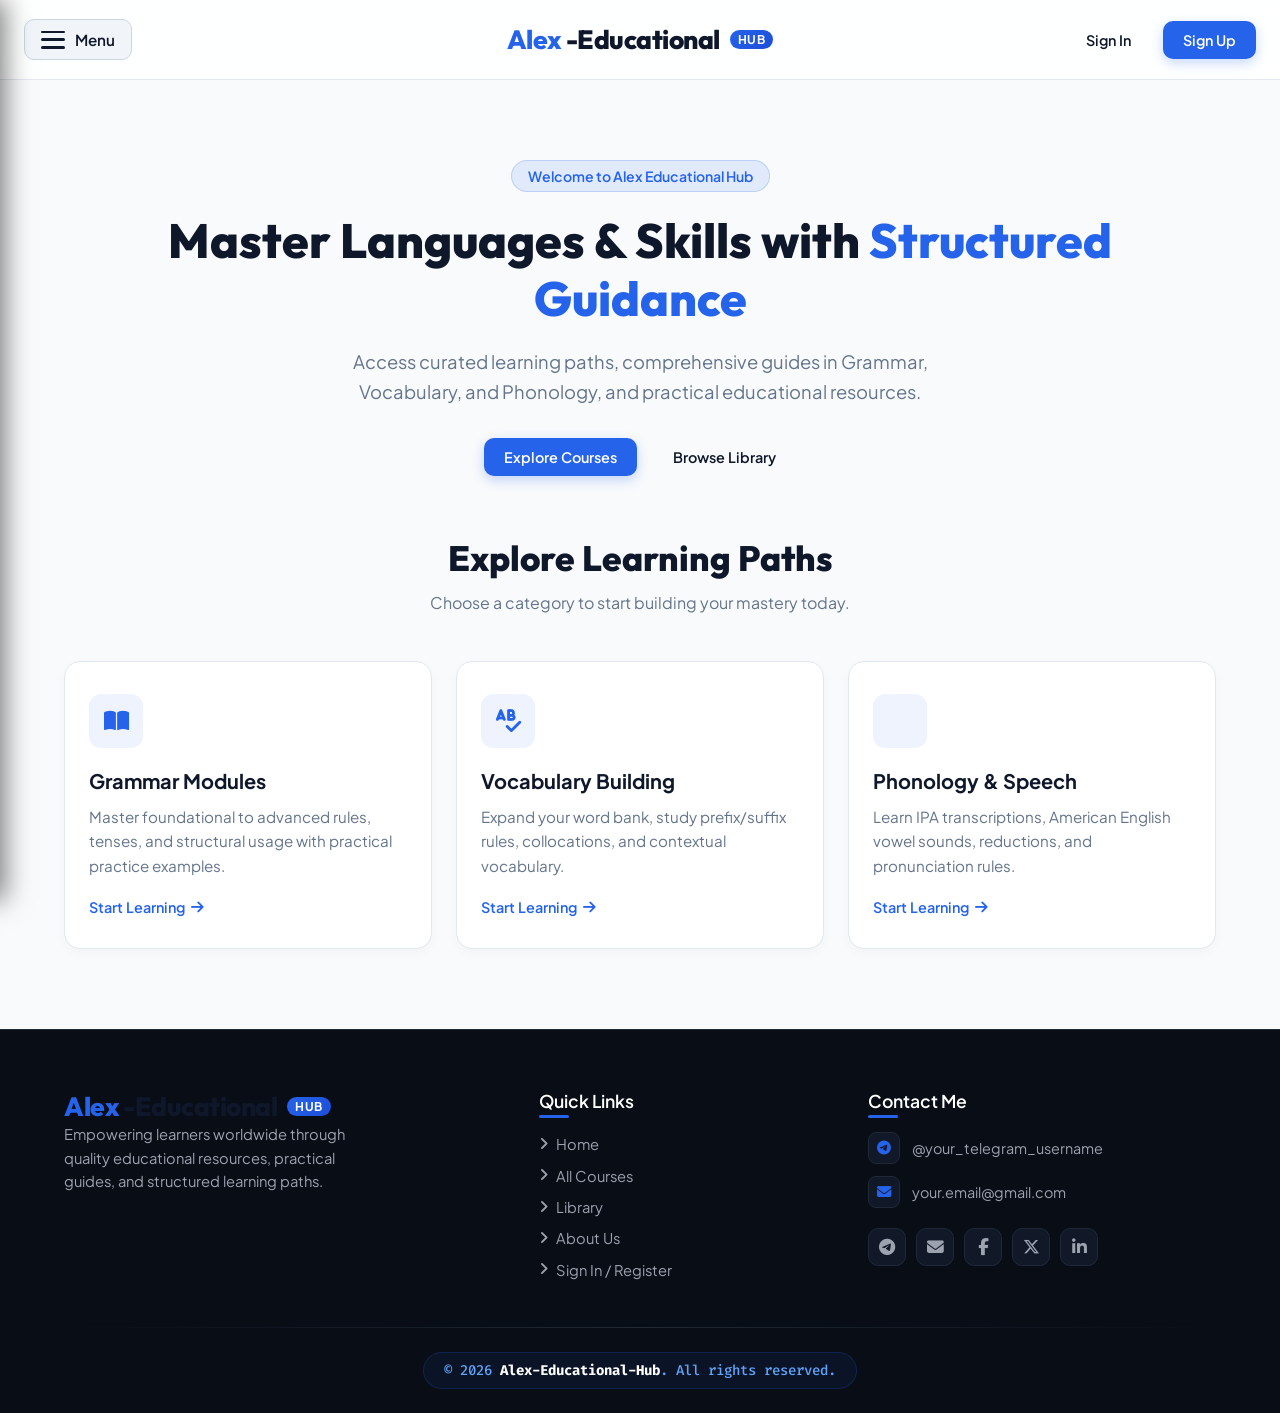
<file: index.html>
<!DOCTYPE html>
<html lang="en">
<head>
    <meta charset="UTF-8">
    <meta name="viewport" content="width=device-width, initial-scale=1.0">
    <title>Alex Educational Hub | Homepage</title>
    <!-- External Google Fonts -->
    <link rel="preconnect" href="https://fonts.googleapis.com">
    <link rel="preconnect" href="https://fonts.gstatic.com" crossorigin>
    <link href="https://fonts.googleapis.com/css2?family=Fira+Code:wght@500;700&family=Outfit:wght@600;800&family=Plus+Jakarta+Sans:wght@400;500;600;700&display=swap" rel="stylesheet">
    <!-- Font Awesome Icons -->
    <link rel="stylesheet" href="https://cdnjs.cloudflare.com/ajax/libs/font-awesome/6.5.1/css/all.min.css">
    <!-- Preferred method for head scripts -->
    <script src="Scripts/main.js" defer></script>
</head>
<style>
 /* ==========================================
   1. GLOBAL RESET & CSS VARIABLES
   ========================================== */
* {
    margin: 0;
    padding: 0;
    box-sizing: border-box;
}

:root {
    /* Brand Colors */
    --primary-color: #2563eb;       /* Primary Blue */
    --primary-hover: #1d4ed8;       /* Hover Blue */
    --primary-glow: #2563eb;
    --accent-glow: #60a5fa;
    --glow-shadow: rgba(37, 99, 235, 0.6);
    
    /* Light Theme (Body & Forms) */
    --bg-page: #f8fafc;
    --text-dark: #0f172a;
    --text-muted: #64748b;
    --border-color: #e2e8f0;
    --bg-glass: rgba(255, 255, 255, 0.85);

    /* Dark Theme (Sidebar & Footer) */
    --sidebar-bg: #090d16;
    --sidebar-card: #111827;
    --footer-bg: #090d16;
    --footer-card-bg: #111827;
    --text-light: #f8fafc;
    --border-dark: #1f2937;

    /* Status Colors */
    --success-color: #10b981;
    --success-bg: rgba(16, 185, 129, 0.1);

    /* Typography */
    --font-brand: 'Outfit', sans-serif;
    --font-main: 'Plus Jakarta Sans', sans-serif;
    --font-code: 'Fira Code', monospace;
}

body {
    font-family: var(--font-main);
    background-color: var(--bg-page);
    color: var(--text-dark);
    min-height: 100vh;
}

/* ==========================================
   2. NAVBAR & HEADER (HOMEPAGE HEADER LAYOUT)
   ========================================== */
.site-header, .navbar {
    position: sticky;
    top: 0;
    left: 0;
    width: 100%;
    height: 80px;
    background: var(--bg-glass);
    backdrop-filter: blur(12px);
    -webkit-backdrop-filter: blur(12px);
    border-bottom: 1px solid var(--border-color);
    z-index: 100;
}

.header-container, .navbar {
    max-width: 1280px;
    height: 100%;
    margin: 0 auto;
    padding: 0 24px;
    display: grid;
    grid-template-columns: 1fr auto 1fr; /* Centered Logo Layout */
    align-items: center;
}

.header-left, .navbar-left {
    display: flex;
    align-items: center;
    justify-content: flex-start;
}

/* --- SIDEBAR MENU BUTTON (From Sidebar Page) --- */
.menu-btn, .menu-toggle-btn {
    background-color: #f1f5f9;
    border: 1px solid #cbd5e1;
    color: var(--text-dark);
    padding: 10px 16px;
    border-radius: 10px;
    font-family: var(--font-main);
    font-size: 0.95rem;
    font-weight: 600;
    cursor: pointer;
    display: flex;
    align-items: center;
    gap: 10px;
    transition: all 0.2s ease;
}

.menu-btn:hover, .menu-toggle-btn:hover {
    background-color: var(--primary-glow);
    color: #ffffff;
    border-color: var(--primary-glow);
    box-shadow: 0 4px 12px rgba(37, 99, 235, 0.25);
}

.menu-icon {
    width: 24px;
    height: 18px;
    display: flex;
    flex-direction: column;
    justify-content: space-between;
}

.menu-icon span {
    display: block;
    height: 2.5px;
    width: 100%;
    background-color: currentColor;
    border-radius: 2px;
    transition: all 0.3s ease;
}

/* --- HERO/HEADER BRAND LOGO (From Homepage Header) --- */
.header-center {
    text-align: center;
}

.brand-logo {
    font-family: var(--font-brand);
    font-size: 1.65rem;
    font-weight: 800;
    text-decoration: none;
    letter-spacing: -0.5px;
    color: var(--text-dark);
    display: inline-flex;
    align-items: center;
    gap: 4px;
    transition: transform 0.2s ease;
    grid-column: 2;
}

.brand-logo:hover {
    transform: scale(1.02);
}

.brand-logo .brand-prefix, .brand-logo span {
    color: var(--primary-color);
}

.brand-logo .brand-badge {
    font-size: 0.75rem;
    font-family: var(--font-main);
    font-weight: 700;
    background: linear-gradient(135deg, #2563eb, #1d4ed8);
    color: #ffffff;
    padding: 2px 8px;
    border-radius: 12px;
    margin-left: 6px;
    letter-spacing: 0.5px;
    text-transform: uppercase;
    vertical-align: middle;
}

/* Header Right Buttons */
.header-right {
    display: flex;
    align-items: center;
    justify-content: flex-end;
    gap: 12px;
}

.btn {
    font-family: var(--font-main);
    font-size: 0.9rem;
    font-weight: 600;
    padding: 10px 20px;
    border-radius: 10px;
    text-decoration: none;
    transition: all 0.2s ease;
    cursor: pointer;
    display: inline-block;
}

.btn-signin {
    color: var(--text-dark);
    background: transparent;
}

.btn-signin:hover {
    color: var(--primary-color);
    background-color: rgba(37, 99, 235, 0.08);
}

.btn-signup {
    background-color: var(--primary-color);
    color: #ffffff;
    box-shadow: 0 4px 12px rgba(37, 99, 235, 0.25);
}

.btn-signup:hover {
    background-color: var(--primary-hover);
    box-shadow: 0 6px 16px rgba(37, 99, 235, 0.35);
    transform: translateY(-1px);
}

/* ==========================================
   3. SIDEBAR NAVIGATION
   ========================================== */
.sidebar-overlay {
    position: fixed;
    top: 0;
    left: 0;
    width: 100vw;
    height: 100vh;
    background-color: rgba(0, 0, 0, 0.4);
    backdrop-filter: blur(6px);
    -webkit-backdrop-filter: blur(6px);
    opacity: 0;
    visibility: hidden;
    transition: all 0.3s ease-in-out;
    z-index: 999;
}

.sidebar-overlay.active {
    opacity: 1;
    visibility: visible;
}

.sidebar {
    position: fixed;
    top: 0;
    left: -50%;
    width: 50%;
    height: 100vh;
    background-color: var(--sidebar-bg);
    color: var(--text-light);
    box-shadow: 5px 0 25px rgba(0, 0, 0, 0.5);
    transition: left 0.35s cubic-bezier(0.4, 0, 0.2, 1);
    z-index: 1000;
    display: flex;
    flex-direction: column;
    padding: 24px;
    overflow-y: auto;
}

.sidebar.active {
    left: 0;
}

.sidebar-header {
    display: flex;
    align-items: center;
    justify-content: space-between;
    padding-bottom: 20px;
    border-bottom: 1px solid var(--border-dark);
    margin-bottom: 24px;
}

.sidebar-brand {
    font-family: var(--font-brand);
    font-size: 1.3rem;
    font-weight: 800;
    color: #ffffff;
}

.sidebar-brand span {
    color: var(--primary-glow);
}

.collapse-btn {
    background-color: var(--sidebar-card);
    border: 1px solid var(--border-dark);
    color: var(--text-muted);
    width: 38px;
    height: 38px;
    border-radius: 10px;
    display: flex;
    align-items: center;
    justify-content: center;
    cursor: pointer;
    font-size: 1rem;
    transition: all 0.2s ease;
}

.collapse-btn:hover {
    color: #ffffff;
    border-color: var(--primary-glow);
    background-color: var(--primary-glow);
    box-shadow: 0 0 12px var(--glow-shadow);
}

.nav-list {
    list-style: none;
    display: flex;
    flex-direction: column;
    gap: 10px;
}

.nav-link {
    display: flex;
    align-items: center;
    justify-content: space-between;
    padding: 12px 16px;
    color: #94a3b8;
    text-decoration: none;
    font-weight: 500;
    font-size: 0.95rem;
    border-radius: 10px;
    border: 1px solid transparent;
    transition: all 0.25s ease;
    cursor: pointer;
}

.nav-link-content {
    display: flex;
    align-items: center;
    gap: 12px;
}

.nav-link:hover {
    color: #ffffff;
    background-color: var(--sidebar-card);
}

.nav-link.active {
    color: #ffffff;
    background-color: rgba(37, 99, 235, 0.15);
    border-color: var(--primary-glow);
    box-shadow: 0 0 15px var(--glow-shadow), inset 0 0 10px rgba(37, 99, 235, 0.2);
    font-weight: 600;
}

.nav-link.active i {
    color: var(--primary-glow);
    filter: drop-shadow(0 0 6px var(--primary-glow));
}

.dropdown-container {
    display: flex;
    flex-direction: column;
}

.dropdown-arrow {
    font-size: 0.8rem;
    transition: transform 0.3s ease;
}

.dropdown-container.open .dropdown-arrow {
    transform: rotate(180deg);
}

.submenu {
    list-style: none;
    max-height: 0;
    overflow: hidden;
    transition: max-height 0.35s cubic-bezier(0, 1, 0, 1);
    background-color: rgba(17, 24, 39, 0.6);
    border-radius: 10px;
    margin-top: 4px;
    padding-left: 12px;
}

.dropdown-container.open .submenu {
    max-height: 200px;
    transition: max-height 0.35s ease-in-out;
    padding-top: 6px;
    padding-bottom: 6px;
    border: 1px solid var(--border-dark);
}

.submenu-link {
    display: flex;
    align-items: center;
    gap: 10px;
    padding: 10px 14px;
    color: #94a3b8;
    text-decoration: none;
    font-size: 0.9rem;
    border-radius: 8px;
    transition: all 0.2s ease;
}

.submenu-link:hover {
    color: #ffffff;
    background-color: rgba(255, 255, 255, 0.05);
}

.submenu-link.active {
    color: var(--primary-glow);
    font-weight: 600;
}

/* ==========================================
   4. AUTH & FORM CARDS (SIGN IN / SIGN UP)
   ========================================== */
.auth-container, .auth-card {
    width: 100%;
    max-width: 440px;
    margin: 40px auto;
    background: #ffffff;
    border-radius: 16px;
    padding: 40px 32px;
    box-shadow: 0 10px 25px -5px rgba(0, 0, 0, 0.05);
    border: 1px solid var(--border-color);
}

.auth-header {
    text-align: center;
    margin-bottom: 28px;
}

.auth-header h1 {
    font-size: 1.5rem;
    font-weight: 700;
    color: var(--text-dark);
    margin-bottom: 6px;
}

.auth-header p {
    color: var(--text-muted);
    font-size: 0.9rem;
}

.step-indicator {
    display: flex;
    align-items: center;
    justify-content: space-between;
    margin-bottom: 24px;
    background-color: #f1f5f9;
    padding: 8px 12px;
    border-radius: 8px;
    font-size: 0.8rem;
    font-weight: 600;
    color: var(--text-muted);
}

.step-indicator .step-active {
    color: var(--primary-color);
}

.auth-form {
    display: flex;
    flex-direction: column;
    gap: 18px;
}

.form-group {
    display: flex;
    flex-direction: column;
    gap: 6px;
}

.form-group label {
    font-size: 0.85rem;
    font-weight: 600;
    color: var(--text-dark);
}

.input-wrapper input {
    width: 100%;
    padding: 12px 16px;
    border-radius: 10px;
    border: 1px solid var(--border-color);
    background-color: #ffffff;
    font-family: var(--font-main);
    font-size: 0.95rem;
    color: var(--text-dark);
    outline: none;
    transition: all 0.2s ease;
}

.input-wrapper input:focus {
    border-color: var(--primary-color);
    box-shadow: 0 0 0 4px rgba(37, 99, 235, 0.1);
}

.button-group {
    display: flex;
    gap: 12px;
    margin-top: 8px;
}

.btn-submit {
    width: 100%;
    padding: 12px;
    background-color: var(--primary-color);
    color: #ffffff;
    font-family: var(--font-main);
    font-size: 0.95rem;
    font-weight: 600;
    border: none;
    border-radius: 10px;
    cursor: pointer;
    box-shadow: 0 4px 12px rgba(37, 99, 235, 0.25);
    transition: all 0.2s ease;
    display: flex;
    align-items: center;
    justify-content: center;
    gap: 8px;
}

.btn-submit:hover:not(:disabled) {
    background-color: var(--primary-hover);
    box-shadow: 0 6px 16px rgba(37, 99, 235, 0.35);
    transform: translateY(-1px);
}

.btn-submit:disabled {
    background-color: #94a3b8;
    cursor: not-allowed;
    opacity: 0.7;
}

.btn-back {
    padding: 12px 18px;
    background-color: transparent;
    color: var(--text-dark);
    border: 1px solid var(--border-color);
    border-radius: 10px;
    cursor: pointer;
    text-decoration: none;
    display: inline-flex;
    align-items: center;
    justify-content: center;
    transition: all 0.2s ease;
}

.btn-back:hover {
    background-color: #f1f5f9;
}

.divider {
    display: flex;
    align-items: center;
    text-align: center;
    margin: 24px 0;
    color: var(--text-muted);
    font-size: 0.8rem;
    font-weight: 500;
}

.divider::before, .divider::after {
    content: '';
    flex: 1;
    border-bottom: 1px solid var(--border-color);
}

.divider span {
    padding: 0 12px;
    text-transform: uppercase;
}

.social-buttons {
    display: flex;
    flex-direction: column;
    gap: 12px;
}

.social-btn {
    display: flex;
    align-items: center;
    justify-content: center;
    gap: 10px;
    width: 100%;
    padding: 11px 16px;
    border-radius: 10px;
    border: 1px solid var(--border-color);
    background-color: #ffffff;
    color: var(--text-dark);
    font-weight: 600;
    font-size: 0.9rem;
    cursor: pointer;
    transition: all 0.2s ease;
}

.social-btn:hover {
    background-color: #f8fafc;
    border-color: #cbd5e1;
    transform: translateY(-1px);
}

.social-btn svg {
    width: 18px;
    height: 18px;
}

.auth-footer {
    margin-top: 28px;
    text-align: center;
    font-size: 0.9rem;
    color: var(--text-muted);
}

.auth-footer a {
    color: var(--primary-color);
    font-weight: 600;
    text-decoration: none;
}

.auth-footer a:hover {
    text-decoration: underline;
}

/* Policy Box (Terms Page) */
.policy-box {
    height: 180px;
    overflow-y: auto;
    border: 1px solid var(--border-color);
    background-color: #f8fafc;
    border-radius: 10px;
    padding: 16px;
    font-size: 0.85rem;
    line-height: 1.6;
    color: var(--text-muted);
    margin-bottom: 20px;
}

/* ==========================================
   5. FOOTER COMPONENT
   ========================================== */
.site-footer {
    background-color: var(--footer-bg);
    color: var(--text-light);
    padding-top: 60px;
    padding-bottom: 24px;
    border-top: 1px solid var(--border-dark);
    margin-top: auto;
}

.footer-container {
    max-width: 1200px;
    margin: 0 auto;
    padding: 0 24px;
}

.footer-grid {
    display: grid;
    grid-template-columns: 1.5fr 1fr 1.2fr;
    gap: 40px;
    margin-bottom: 48px;
}

.footer-desc {
    color: #9ca3af;
    font-size: 0.92rem;
    line-height: 1.6;
    margin-bottom: 20px;
    max-width: 320px;
}

.footer-heading {
    font-size: 1.1rem;
    font-weight: 600;
    color: #ffffff;
    margin-bottom: 20px;
    position: relative;
}

.footer-heading::after {
    content: '';
    position: absolute;
    bottom: -6px;
    left: 0;
    width: 30px;
    height: 3px;
    background-color: var(--primary-color);
    border-radius: 2px;
}

.quick-links {
    list-style: none;
    display: flex;
    flex-direction: column;
    gap: 10px;
}

.quick-links a {
    color: #9ca3af;
    text-decoration: none;
    font-size: 0.92rem;
    transition: all 0.2s ease;
    display: inline-flex;
    align-items: center;
    gap: 8px;
}

.quick-links a:hover {
    color: var(--primary-hover);
    transform: translateX(4px);
}

.contact-list {
    display: flex;
    flex-direction: column;
    gap: 12px;
    margin-bottom: 20px;
}

.contact-item {
    display: flex;
    align-items: center;
    gap: 12px;
    color: #9ca3af;
    font-size: 0.9rem;
    text-decoration: none;
}

.contact-icon {
    width: 32px;
    height: 32px;
    background-color: var(--footer-card-bg);
    border: 1px solid var(--border-dark);
    border-radius: 8px;
    display: flex;
    align-items: center;
    justify-content: center;
    color: var(--primary-color);
}

.social-links {
    display: flex;
    gap: 10px;
    flex-wrap: wrap;
}

.social-btn {
    width: 38px;
    height: 38px;
    background-color: var(--footer-card-bg);
    border: 1px solid var(--border-dark);
    border-radius: 10px;
    display: flex;
    align-items: center;
    justify-content: center;
    color: #9ca3af;
    text-decoration: none;
    font-size: 1.05rem;
    transition: all 0.25s ease;
}

.social-btn:hover {
    color: #ffffff;
    transform: translateY(-3px);
    border-color: var(--primary-color);
    box-shadow: 0 4px 12px rgba(37, 99, 235, 0.3);
}

.footer-divider {
    height: 1px;
    background: linear-gradient(90deg, transparent, var(--border-dark), transparent);
    margin-bottom: 24px;
}

.copyright-wrapper {
    text-align: center;
}

.copyright-text {
    font-family: var(--font-code);
    font-size: 0.88rem;
    font-weight: 500;
    color: var(--accent-glow);
    display: inline-block;
    background: rgba(37, 99, 235, 0.08);
    border: 1px solid rgba(37, 99, 235, 0.2);
    padding: 8px 20px;
    border-radius: 20px;
}

.copyright-text span {
    color: #ffffff;
    font-weight: 700;
}

/* ==========================================
   6. RESPONSIVE MEDIA QUERIES
   ========================================== */
@media (max-width: 900px) {
    .footer-grid {
        grid-template-columns: 1fr 1fr;
    }
}

@media (max-width: 768px) {
    .menu-text {
        display: none;
    }
    .brand-logo {
        font-size: 1.3rem;
    }
    .brand-badge {
        display: none;
    }
    .btn {
        padding: 8px 14px;
        font-size: 0.85rem;
    }
}

@media (max-width: 640px) {
    .sidebar {
        width: 80%;
        left: -80%;
    }
    .footer-grid {
        grid-template-columns: 1fr;
        gap: 32px;
    }
    .copyright-text {
        font-size: 0.78rem;
        padding: 6px 14px;
    }
}

        /* Additional Layout-Specific Styles compatible with Main.css */
        .hero-section {
            padding: 80px 24px 60px;
            max-width: 1200px;
            margin: 0 auto;
            text-align: center;
        }

        .hero-badge {
            display: inline-block;
            padding: 6px 16px;
            background: rgba(37, 99, 235, 0.1);
            color: var(--primary-color);
            border: 1px solid rgba(37, 99, 235, 0.2);
            border-radius: 20px;
            font-size: 0.88rem;
            font-weight: 600;
            margin-bottom: 20px;
        }

        .hero-title {
            font-family: var(--font-brand);
            font-size: 3rem;
            font-weight: 800;
            color: var(--text-dark);
            line-height: 1.2;
            margin-bottom: 20px;
        }

        .hero-title span {
            color: var(--primary-color);
        }

        .hero-subtitle {
            font-size: 1.15rem;
            color: var(--text-muted);
            max-width: 680px;
            margin: 0 auto 32px;
            line-height: 1.6;
        }

        .hero-cta {
            display: flex;
            justify-content: center;
            gap: 16px;
            flex-wrap: wrap;
        }

        .features-section {
            max-width: 1200px;
            margin: 0 auto 80px;
            padding: 0 24px;
        }

        .section-header {
            text-align: center;
            margin-bottom: 48px;
        }

        .section-header h2 {
            font-family: var(--font-brand);
            font-size: 2.2rem;
            font-weight: 800;
            color: var(--text-dark);
            margin-bottom: 12px;
        }

        .section-header p {
            color: var(--text-muted);
            font-size: 1rem;
        }

        .cards-grid {
            display: grid;
            grid-template-columns: repeat(auto-fit, minmax(280px, 1fr));
            gap: 24px;
        }

        .feature-card {
            background-color: #ffffff;
            border: 1px solid var(--border-color);
            border-radius: 16px;
            padding: 32px 24px;
            transition: all 0.3s ease;
            box-shadow: 0 4px 12px rgba(0, 0, 0, 0.03);
            text-decoration: none;
            color: inherit;
            display: flex;
            flex-direction: column;
        }

        .feature-card:hover {
            transform: translateY(-4px);
            box-shadow: 0 12px 24px rgba(37, 99, 235, 0.12);
            border-color: var(--primary-color);
        }

        .feature-icon {
            width: 54px;
            height: 54px;
            background-color: rgba(37, 99, 235, 0.08);
            border-radius: 12px;
            display: flex;
            align-items: center;
            justify-content: center;
            color: var(--primary-color);
            font-size: 1.4rem;
            margin-bottom: 20px;
        }

        .feature-card h3 {
            font-size: 1.25rem;
            font-weight: 700;
            margin-bottom: 12px;
            color: var(--text-dark);
        }

        .feature-card p {
            color: var(--text-muted);
            font-size: 0.95rem;
            line-height: 1.6;
            margin-bottom: 20px;
            flex-grow: 1;
        }

        .card-link {
            font-weight: 600;
            color: var(--primary-color);
            font-size: 0.9rem;
            display: flex;
            align-items: center;
            gap: 6px;
        }

        @media (max-width: 768px) {
            .hero-title {
                font-size: 2.2rem;
            }
            .hero-subtitle {
                font-size: 1rem;
            }
        }
</style>
<body>

    <!-- SIDEBAR OVERLAY -->
    <div class="sidebar-overlay" id="sidebar-overlay"></div>

    <!-- SIDEBAR COMPONENT -->
    <aside class="sidebar" id="sidebar">
        <div class="sidebar-header">
            <div class="sidebar-brand">Alex-<span>Hub</span></div>
            <button class="collapse-btn" id="close-sidebar-btn" title="Collapse Sidebar">
                <i class="fa-solid fa-xmark"></i>
            </button>
        </div>

        <ul class="nav-list">
            <li>
                <a href="#" class="nav-link active">
                    <span class="nav-link-content">
                        <i class="fa-solid fa-house"></i>
                        <span>Homepage</span>
                    </span>
                </a>
            </li>
            <li class="dropdown-container" id="courses-dropdown">
                <div class="nav-link" id="courses-toggle">
                    <span class="nav-link-content">
                        <i class="fa-solid fa-graduation-cap"></i>
                        <span>Courses</span>
                    </span>
                    <i class="fa-solid fa-chevron-down dropdown-arrow"></i>
                </div>
                <ul class="submenu">
                    <li>
                        <a href="grammar.html" class="submenu-link">
                            <i class="fa-solid fa-book-open"></i>
                            <span>Grammar</span>
                        </a>
                    </li>
                    <li>
                        <a href="vocabulary.html" class="submenu-link">
                            <i class="fa-solid fa-spell-check"></i>
                            <span>Vocabulary</span>
                        </a>
                    </li>
                    <li>
                        <a href="phonology.html" class="submenu-link">
                            <i class="fa-solid fa-waveform"></i>
                            <span>Phonology</span>
                        </a>
                    </li>
                </ul>
            </li>
            <li>
                <a href="library.html" class="nav-link">
                    <span class="nav-link-content">
                        <i class="fa-solid fa-book"></i>
                        <span>Library</span>
                    </span>
                </a>
            </li>
            <li>
                <a href="blog.html" class="nav-link">
                    <span class="nav-link-content">
                        <i class="fa-solid fa-newspaper"></i>
                        <span>Blog</span>
                    </span>
                </a>
            </li>
            <li>
                <a href="about.html" class="nav-link">
                    <span class="nav-link-content">
                        <i class="fa-solid fa-user"></i>
                        <span>About Me</span>
                    </span>
                </a>
            </li>
        </ul>
    </aside>

    <!-- HEADER / NAVBAR -->
    <header class="site-header">
        <div class="header-container">
            <div class="header-left">
                <button class="menu-btn" id="open-sidebar-btn" aria-label="Open Navigation Menu">
                    <div class="menu-icon">
                        <span></span>
                        <span></span>
                        <span></span>
                    </div>
                    <span class="menu-text">Menu</span>
                </button>
            </div>

            <div class="header-center">
                <a href="#" class="brand-logo">
                    <span class="brand-prefix">Alex</span>-Educational<span class="brand-badge">Hub</span>
                </a>
            </div>

            <div class="header-right">
                <a href="#signin" class="btn btn-signin">Sign In</a>
                <a href="#signup" class="btn btn-signup">Sign Up</a>
            </div>
        </div>
    </header>

    <!-- MAIN CONTENT BODY -->
    <main>
        <!-- Hero Section -->
        <section class="hero-section">
            <span class="hero-badge">Welcome to Alex Educational Hub</span>
            <h1 class="hero-title">Master Languages & Skills with <span>Structured Guidance</span></h1>
            <p class="hero-subtitle">
                Access curated learning paths, comprehensive guides in Grammar, Vocabulary, and Phonology, and practical educational resources.
            </p>
            <div class="hero-cta">
                <a href="#courses" class="btn btn-signup">Explore Courses</a>
                <a href="library.html" class="btn btn-signin">Browse Library</a>
            </div>
        </section>

        <!-- Course Categories Section -->
        <section class="features-section" id="courses">
            <div class="section-header">
                <h2>Explore Learning Paths</h2>
                <p>Choose a category to start building your mastery today.</p>
            </div>

            <div class="cards-grid">
                <!-- Grammar Card -->
                <a href="grammar.html" class="feature-card">
                    <div class="feature-icon">
                        <i class="fa-solid fa-book-open"></i>
                    </div>
                    <h3>Grammar Modules</h3>
                    <p>Master foundational to advanced rules, tenses, and structural usage with practical practice examples.</p>
                    <span class="card-link">Start Learning <i class="fa-solid fa-arrow-right"></i></span>
                </a>

                <!-- Vocabulary Card -->
                <a href="vocabulary.html" class="feature-card">
                    <div class="feature-icon">
                        <i class="fa-solid fa-spell-check"></i>
                    </div>
                    <h3>Vocabulary Building</h3>
                    <p>Expand your word bank, study prefix/suffix rules, collocations, and contextual vocabulary.</p>
                    <span class="card-link">Start Learning <i class="fa-solid fa-arrow-right"></i></span>
                </a>

                <!-- Phonology Card -->
                <a href="phonology.html" class="feature-card">
                    <div class="feature-icon">
                        <i class="fa-solid fa-waveform"></i>
                    </div>
                    <h3>Phonology & Speech</h3>
                    <p>Learn IPA transcriptions, American English vowel sounds, reductions, and pronunciation rules.</p>
                    <span class="card-link">Start Learning <i class="fa-solid fa-arrow-right"></i></span>
                </a>
            </div>
        </section>
    </main>

    <!-- FOOTER COMPONENT -->
    <footer class="site-footer">
        <div class="footer-container">
            <div class="footer-grid">
                <!-- Column 1: Brand -->
                <div class="footer-col">
                    <a href="#" class="brand-logo">
                        <span class="brand-prefix">Alex</span>-Educational<span class="brand-badge">Hub</span>
                    </a>
                    <p class="footer-desc">
                        Empowering learners worldwide through quality educational resources, practical guides, and structured learning paths.
                    </p>
                </div>

                <!-- Column 2: Quick Links -->
                <div class="footer-col">
                    <h3 class="footer-heading">Quick Links</h3>
                    <ul class="quick-links">
                        <li><a href="#"><i class="fa-solid fa-angle-right"></i> Home</a></li>
                        <li><a href="#courses"><i class="fa-solid fa-angle-right"></i> All Courses</a></li>
                        <li><a href="library.html"><i class="fa-solid fa-angle-right"></i> Library</a></li>
                        <li><a href="about.html"><i class="fa-solid fa-angle-right"></i> About Us</a></li>
                        <li><a href="#signin"><i class="fa-solid fa-angle-right"></i> Sign In / Register</a></li>
                    </ul>
                </div>

                <!-- Column 3: Contact & Socials -->
                <div class="footer-col">
                    <h3 class="footer-heading">Contact Me</h3>
                    <div class="contact-list">
                        <a href="https://t.me/your_telegram_username" target="_blank" class="contact-item">
                            <span class="contact-icon"><i class="fa-brands fa-telegram"></i></span>
                            <span>@your_telegram_username</span>
                        </a>
                        <a href="mailto:your.email@gmail.com" class="contact-item">
                            <span class="contact-icon"><i class="fa-solid fa-envelope"></i></span>
                            <span>your.email@gmail.com</span>
                        </a>
                    </div>

                    <div class="social-links">
                        <a href="https://t.me/your_telegram_username" target="_blank" class="social-btn telegram" title="Telegram">
                            <i class="fa-brands fa-telegram"></i>
                        </a>
                        <a href="mailto:your.email@gmail.com" class="social-btn gmail" title="Gmail">
                            <i class="fa-solid fa-envelope"></i>
                        </a>
                        <a href="https://facebook.com/yourprofile" target="_blank" class="social-btn facebook" title="Facebook">
                            <i class="fa-brands fa-facebook-f"></i>
                        </a>
                        <a href="https://x.com/yourhandle" target="_blank" class="social-btn x-twitter" title="Twitter / X">
                            <i class="fa-brands fa-x-twitter"></i>
                        </a>
                        <a href="https://linkedin.com/in/yourprofile" target="_blank" class="social-btn linkedin" title="LinkedIn">
                            <i class="fa-brands fa-linkedin-in"></i>
                        </a>
                    </div>
                </div>
            </div>

            <div class="footer-divider"></div>

            <div class="copyright-wrapper">
                <div class="copyright-text">
                    &copy; 2026 <span>Alex-Educational-Hub</span>. All rights reserved.
                </div>
            </div>
        </div>
    </footer>
</body>
</html>
</file>
